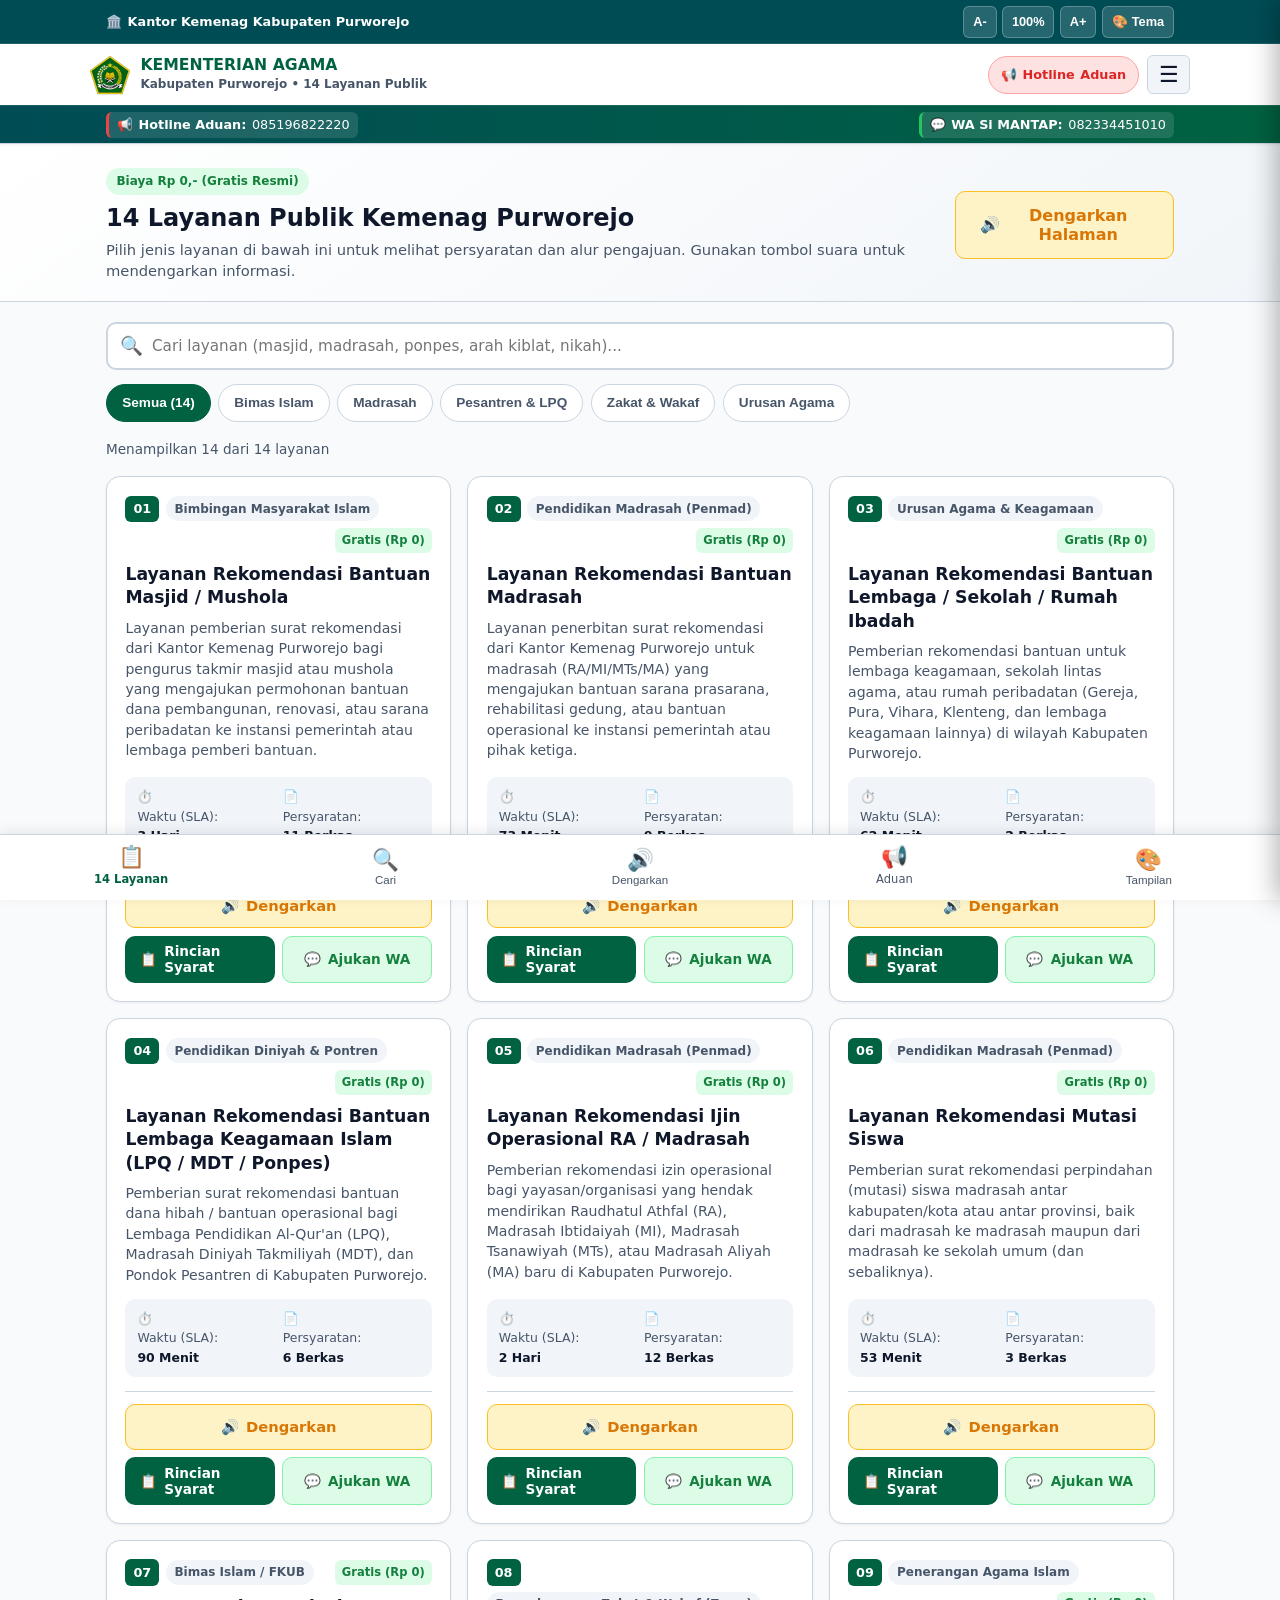
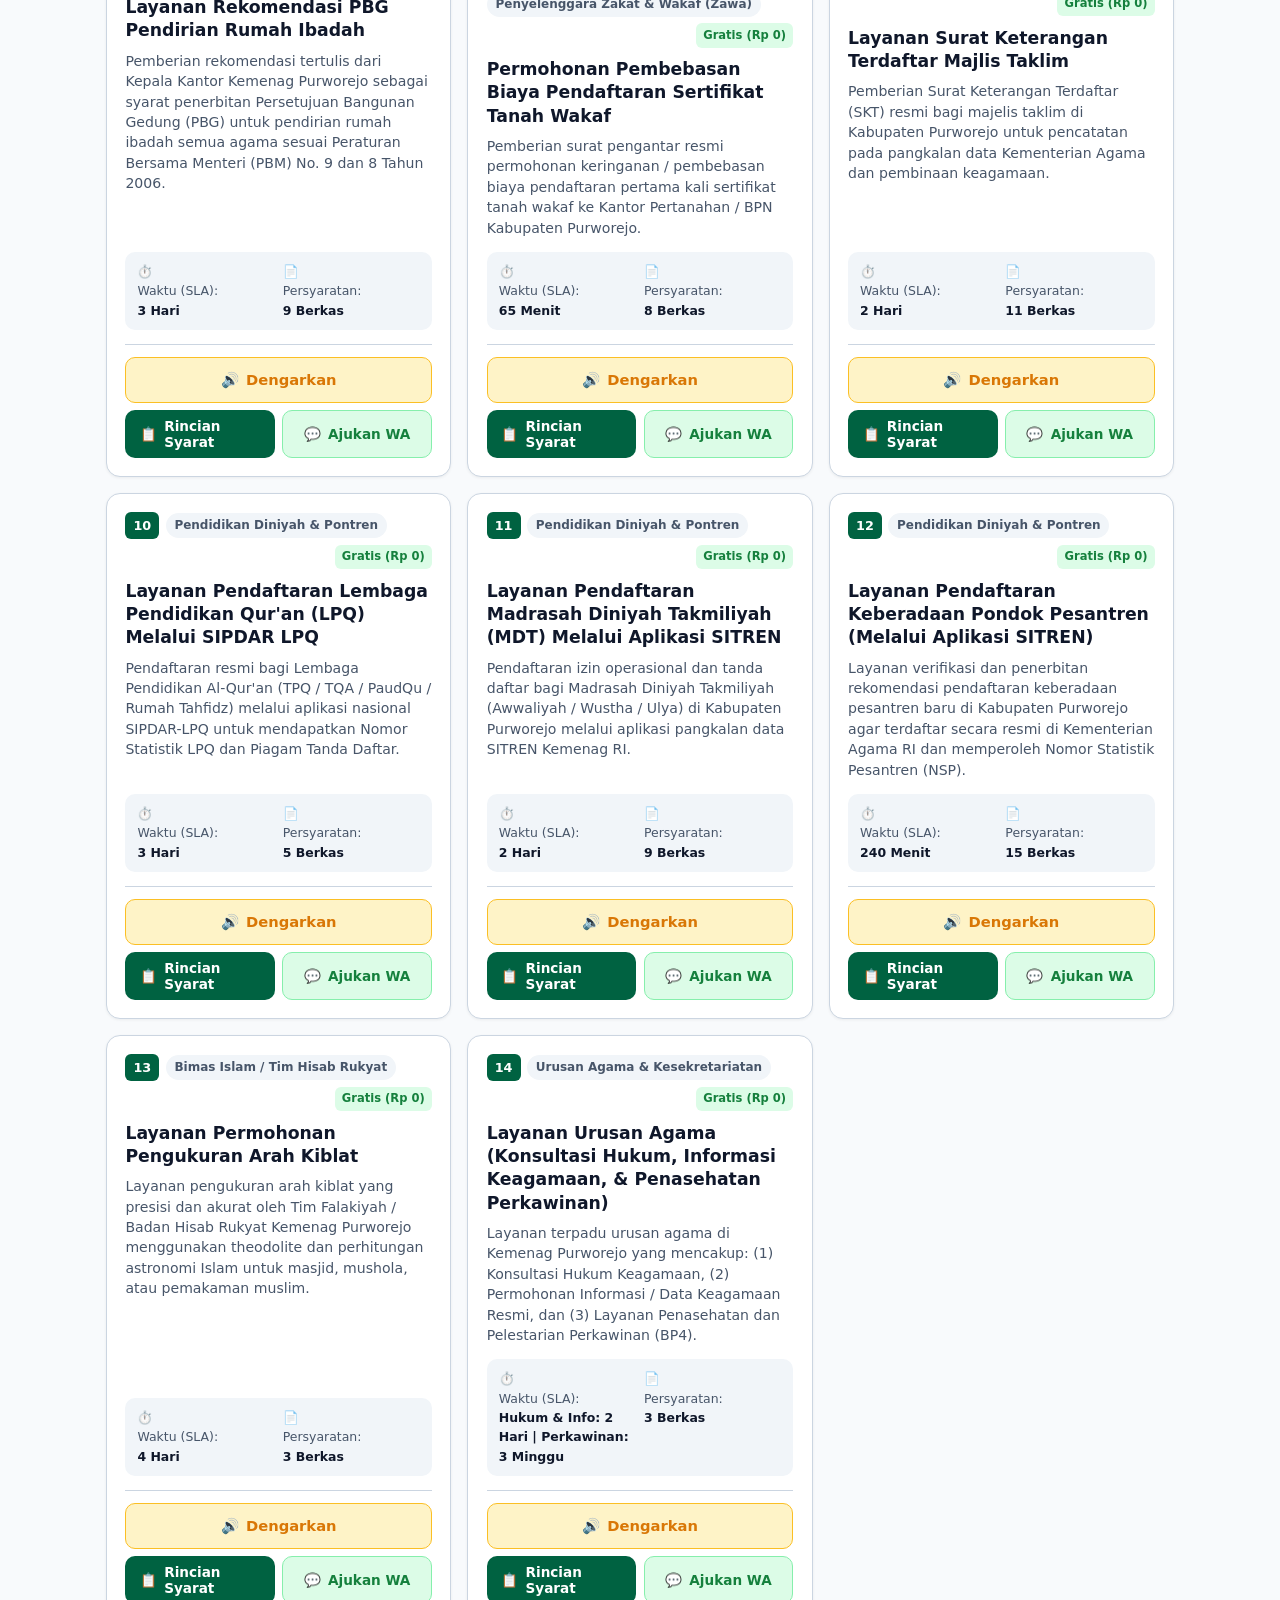
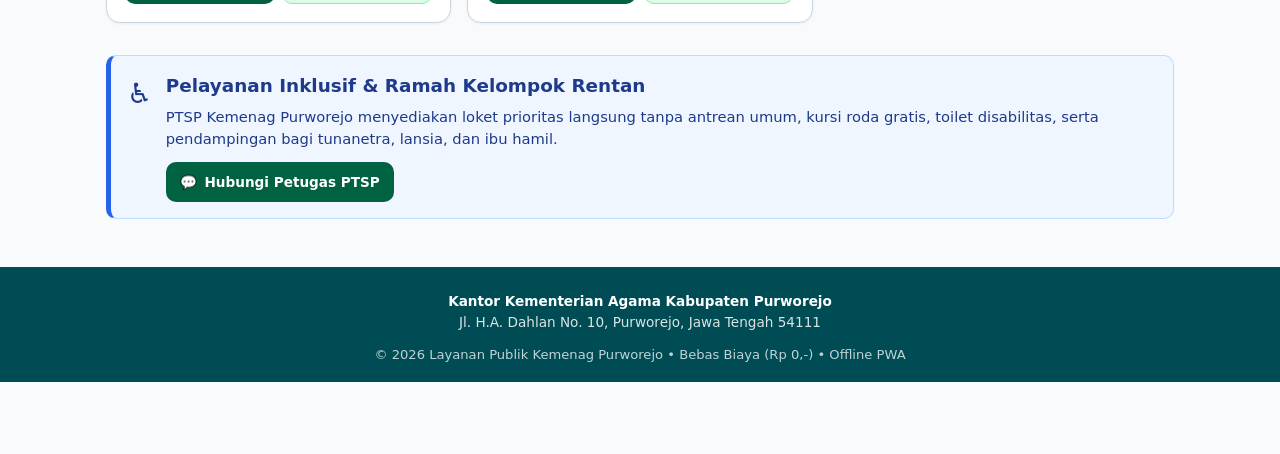
<file: index.html>
<!DOCTYPE html>
<html lang="id" class="theme-default">
<head>
  <meta charset="UTF-8">
  <meta name="viewport" content="width=device-width, initial-scale=1.0, viewport-fit=cover">
  <meta http-equiv="X-UA-Compatible" content="ie=edge">
  
  <title>Layanan Publik Kemenag Purworejo - Mobile First &amp; Audio Reader</title>
  <meta name="description" content="Aplikasi Web Mobile-First Layanan Publik Kantor Kementerian Agama Kabupaten Purworejo. Informasi 14 layanan publik, alur pengajuan, fitur pembaca suara layanan (TTS), dan nomor hotline aduan resmi.">
  <meta name="theme-color" content="#006241">
  <meta name="mobile-web-app-capable" content="yes">
  <meta name="apple-mobile-web-app-status-bar-style" content="black-translucent">
  <meta name="apple-mobile-web-app-title" content="Kemenag Purworejo">
  
  <link rel="manifest" href="./manifest.json">
  <link rel="icon" type="image/svg+xml" href="./assets/logo.svg">
  <link rel="apple-touch-icon" href="./assets/icon-192.png">
  <link rel="stylesheet" href="./css/style.css">
</head>
<body>
  <!-- Skip Link untuk Screen Reader & Keyboard -->
  <a href="#main-content" class="skip-link">Loncat ke Konten Utama</a>

  <!-- Screen Reader Live Announcer -->
  <div id="a11y-live-announcer" class="sr-only" aria-live="polite" aria-atomic="true"></div>

  <!-- Toast Notification Container -->
  <div id="toast-container" aria-live="assertive" aria-atomic="false"></div>

  <!-- 1. TOP QUICK ACCESSIBILITY & FONT TOOLBAR -->
  <aside class="a11y-top-bar" aria-label="Bilah Aksesibilitas">
    <div class="container a11y-top-container">
      <div class="a11y-top-left">
        <span aria-hidden="true">🏛️</span>
        <span>Kantor Kemenag Kabupaten Purworejo</span>
      </div>
      <div class="a11y-top-tools">
        <button type="button" class="btn-a11y-tool" id="font-decrease-btn" aria-label="Kecilkan teks">A-</button>
        <button type="button" class="btn-a11y-tool" id="font-reset-btn" aria-label="Reset ukuran teks">100%</button>
        <button type="button" class="btn-a11y-tool" id="font-increase-btn" aria-label="Besarkan teks">A+</button>
        <button type="button" class="btn-a11y-tool" id="open-a11y-panel-btn" aria-label="Pengaturan tema tampilan">
          <span aria-hidden="true">🎨</span> Tema
        </button>
      </div>
    </div>
  </aside>

  <!-- 2. MAIN MOBILE-FIRST HEADER -->
  <header class="site-header" role="banner">
    <div class="container header-container">
      <a href="#home" class="brand-wrapper" aria-label="Beranda Layanan Publik Kemenag Purworejo">
        <img src="./assets/logo.svg" alt="Logo Kemenag" class="brand-emblem-svg" width="42" height="42">
        <div class="brand-titles">
          <span class="brand-main-title">KEMENTERIAN AGAMA</span>
          <span class="brand-sub-title">Kabupaten Purworejo &bull; 14 Layanan Publik</span>
        </div>
      </a>

      <!-- Header Action Buttons -->
      <div class="header-actions">
        <a href="#aduan" class="btn-header-aduan" aria-label="Buka Nomor Hotline Aduan">
          <span aria-hidden="true">📢</span> <span class="hide-on-mobile">Hotline</span> Aduan
        </a>
        <button type="button" class="mobile-nav-toggle" id="mobile-menu-toggle" aria-expanded="false" aria-controls="mobile-drawer" aria-label="Buka Menu">
          ☰
        </button>
      </div>
    </div>

    <!-- PITA KHUSUS HOTLINE ADUAN & WA SIMANTAP (SELALU TERLIHAT) -->
    <div class="hotline-strip" role="region" aria-label="Kanal Aduan & Pengajuan Resmi">
      <div class="container hotline-strip-inner">
        <a href="https://wa.me/6285196822220?text=Halo%20Hotline%20Aduan%20Kemenag%20Purworejo%2C%20saya%20ingin%20menyampaikan%20laporan%20layanan." 
           target="_blank" rel="noopener noreferrer" class="hotline-link-pill pill-aduan">
          <span aria-hidden="true">📢</span> <strong>Hotline Aduan:</strong> 085196822220
        </a>
        <a href="https://wa.me/6282334451010?text=Halo%20WA%20Si%20MANTAP%20Kemenag%20Purworejo%2C%20saya%20ingin%20mengajukan%20layanan%20publik." 
           target="_blank" rel="noopener noreferrer" class="hotline-link-pill pill-simantap">
          <span aria-hidden="true">💬</span> <strong>WA Si MANTAP:</strong> 082334451010
        </a>
      </div>
    </div>
  </header>

  <!-- 3. PWA INSTALL BANNER -->
  <aside class="pwa-banner hidden" id="pwa-install-banner" aria-label="Pemasangan Aplikasi Offline">
    <div class="container pwa-banner-content">
      <div class="pwa-banner-info">
        <span class="pwa-banner-icon" aria-hidden="true">📲</span>
        <div>
          <div class="pwa-banner-title">Pasang Aplikasi Kemenag Purworejo</div>
          <div class="pwa-banner-desc">Bisa dibuka offline tanpa internet di layar HP Anda.</div>
        </div>
      </div>
      <button type="button" class="btn btn-warning-soft btn-sm" id="pwa-install-btn">
        <span aria-hidden="true">⬇️</span> Pasang di HP
      </button>
    </div>
  </aside>

  <!-- 4. KONTEN UTAMA APLIKASI (MAIN) -->
  <main id="main-content" role="main" tabindex="-1">

    <!-- ====================================================================
         VIEW 1: HOME / DAFTAR 14 LAYANAN PUBLIK (FOKUS UTAMA)
         ==================================================================== -->
    <div id="view-home" class="page-view">
      <!-- Banner Ringkas Layanan & Pembaca Suara Halaman -->
      <section class="home-hero-compact" aria-labelledby="hero-title">
        <div class="container">
          <div class="hero-header-row">
            <div>
              <span class="hero-badge-tag">Biaya Rp 0,- (Gratis Resmi)</span>
              <h1 class="hero-title-compact" id="hero-title">14 Layanan Publik Kemenag Purworejo</h1>
              <p class="hero-lead-compact">
                Pilih jenis layanan di bawah ini untuk melihat persyaratan dan alur pengajuan. Gunakan tombol suara untuk mendengarkan informasi.
              </p>
            </div>
            <div class="hero-quick-audio-btn">
              <button type="button" class="btn btn-warning-soft btn-lg" onclick="A11yEngine.toggleSpeechCurrentPage()" aria-label="Dengarkan seluruh isi halaman ini">
                <span aria-hidden="true">🔊</span> Dengarkan Halaman
              </button>
            </div>
          </div>
        </div>
      </section>

      <!-- Kotak Pencarian & Filter Kategori Swipable -->
      <section class="container search-section">
        <div class="search-input-group">
          <span class="search-icon-inside" aria-hidden="true">🔍</span>
          <input type="search" 
                 id="search-input" 
                 class="search-input-field" 
                 placeholder="Cari layanan (masjid, madrasah, ponpes, arah kiblat, nikah)..." 
                 aria-label="Cari jenis layanan publik">
          <button type="button" id="search-clear-btn" class="search-clear-button hidden" aria-label="Bersihkan pencarian">×</button>
        </div>

        <!-- Filter Kategori Swipe Horizontal di Mobile -->
        <div class="category-pill-group" id="category-filters" role="group" aria-label="Filter kategori layanan">
          <button type="button" class="pill-filter-btn active" data-category-filter="all" aria-pressed="true">Semua (14)</button>
          <button type="button" class="pill-filter-btn" data-category-filter="Bimas Islam" aria-pressed="false">Bimas Islam</button>
          <button type="button" class="pill-filter-btn" data-category-filter="Pendidikan Madrasah" aria-pressed="false">Madrasah</button>
          <button type="button" class="pill-filter-btn" data-category-filter="PD Pontren" aria-pressed="false">Pesantren &amp; LPQ</button>
          <button type="button" class="pill-filter-btn" data-category-filter="Zakat & Wakaf" aria-pressed="false">Zakat &amp; Wakaf</button>
          <button type="button" class="pill-filter-btn" data-category-filter="Urusan Agama" aria-pressed="false">Urusan Agama</button>
        </div>

        <div class="results-meta-bar">
          <span id="search-results-count" aria-live="polite">Menampilkan 14 dari 14 layanan</span>
        </div>
      </section>

      <!-- Grid 14 Layanan Publik -->
      <section class="container services-list-section" aria-label="Daftar 14 Layanan Publik">
        <div class="services-cards-grid" id="services-grid">
          <!-- Dirender otomatis oleh app.js -->
        </div>
      </section>

      <!-- Info Tambahan Ringkas PTSP & Ramah Kelompok Rentan -->
      <section class="container" style="margin: 2rem auto 3rem;">
        <div class="rentan-tips-card">
          <div class="tips-icon" aria-hidden="true">♿</div>
          <div class="tips-content">
            <h3 style="font-size: 1.15rem; font-weight: 800; margin-bottom: 0.35rem;">Pelayanan Inklusif &amp; Ramah Kelompok Rentan</h3>
            <p style="font-size: 0.92rem; line-height: 1.5; margin-bottom: 0.75rem;">
              PTSP Kemenag Purworejo menyediakan loket prioritas langsung tanpa antrean umum, kursi roda gratis, toilet disabilitas, serta pendampingan bagi tunanetra, lansia, dan ibu hamil.
            </p>
            <a href="https://wa.me/6282334451010?text=Halo%20PTSP%20Kemenag%20Purworejo%2C%20saya%20pemohon%20kelompok%20rentan%20membutuhkan%20informasi%20layanan." 
               target="_blank" rel="noopener noreferrer" class="btn btn-sm btn-primary">
              <span aria-hidden="true">💬</span> Hubungi Petugas PTSP
            </a>
          </div>
        </div>
      </section>
    </div>

    <!-- ====================================================================
         VIEW 2: DETAIL LAYANAN (DENGARKAN SUARA, PERSYARATAN & ALUR)
         ==================================================================== -->
    <div id="view-detail" class="page-view hidden">
      <!-- Dirender otomatis oleh app.js sesuai rute #layanan/{id} -->
    </div>

    <!-- ====================================================================
         VIEW 3: HOTLINE ADUAN & PENGADUAN LAYANAN
         ==================================================================== -->
    <div id="view-aduan" class="page-view hidden">
      <section class="container" style="padding: 1.5rem 1rem 4rem;" aria-labelledby="aduan-heading">
        <header class="section-head">
          <h1 class="section-title" id="aduan-heading">Hotline Pengaduan Layanan</h1>
          <p class="section-subtitle">Saluran resmi pengawasan masyarakat untuk pelayanan yang bersih, transparan, dan profesional.</p>
        </header>

        <!-- Kartu Utama Kontak Aduan -->
        <div class="aduan-hero-card">
          <div class="aduan-badge" aria-hidden="true">📢 HOTLINE RESMI</div>
          <h2 class="aduan-phone-number">085196822220</h2>
          <p class="aduan-phone-label">Saluran WhatsApp Pengaduan Kemenag Kabupaten Purworejo</p>
          
          <a href="https://wa.me/6285196822220?text=Halo%20Hotline%20Aduan%20Kemenag%20Purworejo%2C%20saya%20ingin%20menyampaikan%20laporan%2Faduan%20pelayanan%20publik." 
             target="_blank" rel="noopener noreferrer" class="btn btn-danger btn-lg" style="width: 100%; margin-top: 1rem;">
            <span aria-hidden="true">💬</span> Kirim Laporan via WhatsApp Sekarang
          </a>
        </div>

        <!-- Jenis-Jenis Aduan yang Dilayani -->
        <article class="prose-content-card" style="margin-top: 1.5rem;">
          <h2 style="font-size: 1.25rem; font-weight: 800; color: var(--primary); margin-bottom: 0.85rem;">
            Hal-Hal yang Dapat Anda Laporkan:
          </h2>
          <ul class="clean-bullet-list">
            <li><strong>Pungutan Liar (Pungli):</strong> Segala bentuk permintaan biaya di luar ketentuan (seluruh 14 layanan Kemenag Purworejo bertarif Rp 0,- / GRATIS).</li>
            <li><strong>Keterlambatan Melebihi Waktu Standar (SLA):</strong> Berkas yang sudah lengkap namun prosesnya tertunda tanpa alasan sah.</li>
            <li><strong>Pelayanan Kurang Ramah atau Diskriminatif:</strong> Petugas yang tidak melayani dengan sopan, transparan, atau diskriminatif terhadap kelompok rentan.</li>
            <li><strong>Kendala Sistem Layanan Daring:</strong> Permasalahan teknis pendaftaran online melalui WhatsApp Si MANTAP.</li>
          </ul>

          <h3 style="font-size: 1.15rem; font-weight: 700; margin: 1.5rem 0 0.5rem;">Kompensasi Keterlambatan Layanan:</h3>
          <p style="line-height: 1.6; color: var(--text-muted); font-size: 0.95rem;">
            Apabila layanan mengalami keterlambatan yang melampaui batas waktu penyelesaian resmi, Anda berhak menerima kompensasi berupa permohonan maaf resmi, percepatan berkas prioritas, atau pengantaran dokumen bebas biaya ke alamat domisili.
          </p>
        </article>
      </section>
    </div>

    <!-- ====================================================================
         VIEW 4: MAKLUMAT & KOMPENSASI PELAYANAN
         ==================================================================== -->
    <div id="view-maklumat" class="page-view hidden">
      <section class="container" style="padding: 1.5rem 1rem 4rem;" aria-labelledby="maklumat-heading">
        <header class="section-head">
          <h1 class="section-title" id="maklumat-heading">Maklumat Pelayanan</h1>
          <p class="section-subtitle">Komitmen integritas pelayanan Kantor Kementerian Agama Kabupaten Purworejo.</p>
        </header>

        <article class="prose-content-card">
          <div style="text-align: center; margin-bottom: 1.5rem;">
            <img src="./assets/logo.svg" alt="" width="64" height="64" aria-hidden="true">
            <h2 style="font-size: 1.35rem; font-weight: 800; color: var(--primary); margin-top: 0.85rem;">
              MAKLUMAT PELAYANAN
            </h2>
          </div>

          <blockquote class="prose-quote">
            “Dengan ini kami menyatakan sanggup menyelenggarakan pelayanan sesuai standar pelayanan yang telah ditetapkan dan apabila tidak menepati janji ini, kami siap menerima sanksi sesuai ketentuan peraturan perundang-undangan yang berlaku.”
          </blockquote>

          <h3 style="font-size: 1.15rem; font-weight: 700; margin: 1.5rem 0 0.75rem;">Jaminan 4 Pasti:</h3>
          <ul class="clean-bullet-list">
            <li><strong>Pasti Persyaratannya:</strong> Berkas dokumen transparan dan jelas.</li>
            <li><strong>Pasti Waktunya:</strong> Memiliki target waktu penyelesaian (SLA) terukur.</li>
            <li><strong>Pasti Biayanya:</strong> Tarif Rp 0,- (GRATIS), bebas pungutan liar.</li>
            <li><strong>Pasti Legalitasnya:</strong> Dokumen sah ber-Barcode/TTE resmi.</li>
          </ul>

          <div style="margin-top: 1.5rem;">
            <a href="#aduan" class="btn btn-outline-danger" style="width: 100%;">
              <span aria-hidden="true">📢</span> Hubungi Hotline Aduan jika Ada Kendala
            </a>
          </div>
        </article>
      </section>
    </div>

  </main>

  <!-- 5. FLOATING TTS AUDIO CONTROLLER (PEMBACA SUARA AKTIF) -->
  <aside class="floating-tts-bar" id="floating-tts-bar" aria-label="Pemutar Suara">
    <div class="tts-info-cluster">
      <span class="tts-pulse-icon" aria-hidden="true">🔊</span>
      <span class="tts-status-text" id="tts-status-text">Pembaca Suara</span>
    </div>
    <div class="tts-controls-cluster">
      <button type="button" class="btn btn-sm btn-primary" id="tts-toggle-btn" aria-label="Putar atau jeda suara">
        <span aria-hidden="true">🔊</span> Baca Suara
      </button>
      <button type="button" class="btn btn-sm btn-outline-secondary" id="tts-stop-btn" aria-label="Hentikan pembaca suara">
        <span aria-hidden="true">⏹️</span> Stop
      </button>
      <select id="tts-speed-select" class="tts-select" aria-label="Pilih kecepatan suara pembaca">
        <option value="0.85">0.85x</option>
        <option value="1.0" selected>1.0x</option>
        <option value="1.25">1.25x</option>
      </select>
    </div>
  </aside>

  <!-- 6. MOBILE BOTTOM NAVIGATION BAR (THUMB-FRIENDLY) -->
  <nav class="mobile-bottom-nav" id="mobile-bottom-nav" aria-label="Navigasi Bawah Layar">
    <a href="#home" class="bottom-nav-item active" data-bottom-route="home">
      <span class="bottom-nav-icon" aria-hidden="true">📋</span>
      <span class="bottom-nav-label">14 Layanan</span>
    </a>
    <button type="button" class="bottom-nav-item" id="bottom-nav-search" aria-label="Cari Layanan">
      <span class="bottom-nav-icon" aria-hidden="true">🔍</span>
      <span class="bottom-nav-label">Cari</span>
    </button>
    <button type="button" class="bottom-nav-item" id="bottom-nav-tts" aria-label="Dengarkan Suara Layanan">
      <span class="bottom-nav-icon" aria-hidden="true">🔊</span>
      <span class="bottom-nav-label">Dengarkan</span>
    </button>
    <a href="#aduan" class="bottom-nav-item" data-bottom-route="aduan">
      <span class="bottom-nav-icon" aria-hidden="true">📢</span>
      <span class="bottom-nav-label">Aduan</span>
    </a>
    <button type="button" class="bottom-nav-item" id="bottom-nav-a11y" aria-label="Pengaturan Tampilan & Tema">
      <span class="bottom-nav-icon" aria-hidden="true">🎨</span>
      <span class="bottom-nav-label">Tampilan</span>
    </button>
  </nav>

  <!-- 7. OFF-CANVAS MOBILE DRAWER -->
  <div id="mobile-drawer-backdrop" class="mobile-drawer-backdrop hidden" aria-hidden="true"></div>
  <aside id="mobile-drawer" class="mobile-drawer" role="dialog" aria-modal="true" aria-label="Menu Aplikasi" aria-hidden="true">
    <div class="mobile-drawer-header">
      <div class="mobile-drawer-brand">
        <img src="./assets/logo.svg" alt="" width="36" height="36" aria-hidden="true">
        <div>
          <div class="drawer-title-main">Kemenag Purworejo</div>
          <div class="drawer-title-sub">Layanan Publik Resmi</div>
        </div>
      </div>
      <button type="button" class="mobile-drawer-close" id="mobile-drawer-close-btn" aria-label="Tutup Menu">✕</button>
    </div>
    <div class="mobile-drawer-body">
      <nav aria-label="Menu Drawer">
        <ul class="drawer-nav-list">
          <li><a href="#home" class="drawer-nav-link" data-drawer-nav><span class="drawer-icon" aria-hidden="true">📋</span> 14 Layanan Publik</a></li>
          <li><a href="#aduan" class="drawer-nav-link" data-drawer-nav><span class="drawer-icon" aria-hidden="true">📢</span> Hotline Aduan (085196822220)</a></li>
          <li><a href="#maklumat" class="drawer-nav-link" data-drawer-nav><span class="drawer-icon" aria-hidden="true">📜</span> Maklumat &amp; Kompensasi</a></li>
        </ul>
      </nav>

      <div class="drawer-quick-actions">
        <div class="drawer-section-heading">Kanal Langsung WhatsApp:</div>
        <a href="https://wa.me/6285196822220?text=Halo%20Hotline%20Aduan%20Kemenag%20Purworejo%2C%20saya%20ingin%20melapor." 
           target="_blank" rel="noopener noreferrer" class="btn btn-outline-danger btn-sm drawer-action-btn">
          <span aria-hidden="true">📢</span> Hotline Aduan: 085196822220
        </a>
        <a href="https://wa.me/6282334451010?text=Halo%20WA%20Si%20MANTAP%20Kemenag%20Purworejo%2C%20saya%20ingin%20konsultasi%20layanan." 
           target="_blank" rel="noopener noreferrer" class="btn btn-success btn-sm drawer-action-btn">
          <span aria-hidden="true">💬</span> WA Si MANTAP: 082334451010
        </a>

        <div class="drawer-section-heading" style="margin-top: 1rem;">Pengaturan Tampilan:</div>
        <button type="button" class="btn btn-outline-secondary btn-sm drawer-action-btn" onclick="A11yEngine.toggleAccessibilityModal(); closeMobileDrawer();">
          <span aria-hidden="true">🎨</span> Ubah Tema &amp; Kontras Teks
        </button>
      </div>
    </div>
  </aside>

  <!-- 8. MODAL PENGATURAN TEMA & HURUF -->
  <div class="a11y-modal hidden" id="accessibility-modal" role="dialog" aria-modal="true" aria-labelledby="a11y-modal-title" aria-hidden="true">
    <div class="modal-dialog">
      <div class="modal-header">
        <h2 class="modal-title" id="a11y-modal-title">
          <span aria-hidden="true">🎨</span> Tampilan &amp; Pembesar Huruf
        </h2>
        <button type="button" class="modal-close-btn" data-close-modal aria-label="Tutup Pengaturan">×</button>
      </div>
      <div class="modal-body">
        <!-- Pilihan Tema Kontras -->
        <div class="a11y-setting-group">
          <h3 class="setting-group-title">Tema &amp; Kontras Warna</h3>
          <p class="setting-group-desc">Pilih kontras tampilan yang nyaman untuk mata Anda.</p>
          <div class="theme-options-grid">
            <button type="button" class="btn-theme-choice active" data-theme-btn="default" aria-pressed="true">
              🟢 Hijau Kemenag
            </button>
            <button type="button" class="btn-theme-choice" data-theme-btn="dark" aria-pressed="false">
              🌙 Mode Gelap
            </button>
            <button type="button" class="btn-theme-choice" data-theme-btn="yellow-black" aria-pressed="false">
              🟡 Kuning-Hitam (Low Vision)
            </button>
            <button type="button" class="btn-theme-choice" data-theme-btn="black-yellow" aria-pressed="false">
              ⚫ Hitam-Kuning
            </button>
          </div>
        </div>

        <!-- Ukuran Huruf -->
        <div class="a11y-setting-group">
          <h3 class="setting-group-title">Ukuran Teks</h3>
          <p class="setting-group-desc">Perbesar atau perkecil tulisan di aplikasi.</p>
          <div class="font-scale-controls-row">
            <button type="button" class="btn btn-outline-secondary" onclick="A11yEngine.decreaseFontSize()" aria-label="Perkecil huruf">A-</button>
            <span class="font-scale-value-box" id="font-scale-display">100%</span>
            <button type="button" class="btn btn-outline-secondary" onclick="A11yEngine.increaseFontSize()" aria-label="Perbesar huruf">A+</button>
            <button type="button" class="btn btn-sm btn-outline-secondary" onclick="A11yEngine.resetFontSize()" aria-label="Kembalikan normal">Reset</button>
          </div>
        </div>
      </div>
      <div class="modal-footer">
        <button type="button" class="btn btn-primary" data-close-modal style="width: 100%;">Tutup &amp; Simpan</button>
      </div>
    </div>
  </div>

  <!-- 9. FOOTER RINGKAS -->
  <footer class="site-footer" role="contentinfo">
    <div class="container footer-content-compact">
      <div style="margin-bottom: 0.75rem;">
        <strong>Kantor Kementerian Agama Kabupaten Purworejo</strong><br>
        <span style="font-size: 0.85rem; opacity: 0.85;">Jl. H.A. Dahlan No. 10, Purworejo, Jawa Tengah 54111</span>
      </div>
      <div style="font-size: 0.82rem; opacity: 0.75;">
        &copy; 2026 Layanan Publik Kemenag Purworejo &bull; Bebas Biaya (Rp 0,-) &bull; Offline PWA
      </div>
    </div>
  </footer>

  <!-- Scripts -->
  <script src="./js/data.js"></script>
  <script src="./js/accessibility.js"></script>
  <script src="./js/app.js"></script>
</body>
</html>
</file>
<file: css/style.css>
/* ==========================================================================
   CSS MOBILE-FIRST - LAYANAN PUBLIK KEMENAG PURWOREJO
   Fokus: Penyampaian 14 Layanan, Pembaca Suara (TTS), Hotline Aduan, & Bebas Ceklist
   Ringan, Cepat, Touch-Friendly, Offline PWA Ready, Standar Aksesibilitas WCAG AAA
   ========================================================================== */

/* --------------------------------------------------------------------------
   1. Design Tokens & CSS Variables
   -------------------------------------------------------------------------- */
:root {
  --font-scale: 1.0;
  --font-base-size: calc(1rem * var(--font-scale));

  /* Palet Resmi Kementerian Agama RI */
  --primary: #006241;
  --primary-dark: #004C55;
  --primary-light: #00875A;
  --primary-soft: #E8F5E9;
  --primary-text: #FFFFFF;

  --accent: #FF8F00;
  --accent-dark: #D97706;
  --accent-light: #FBBF24;
  --accent-soft: #FEF3C7;
  --accent-text: #1E293B;

  --bg: #F8FAFC;
  --bg-card: #FFFFFF;
  --bg-alt: #F1F5F9;
  --bg-hover: #E2E8F0;

  --text-main: #0F172A;
  --text-muted: #475569;
  --text-light: #64748B;

  --border: #CBD5E1;
  --border-strong: #94A3B8;

  --success: #16A34A;
  --success-soft: #DCFCE7;
  --danger: #DC2626;
  --danger-soft: #FEE2E2;

  --focus-ring: #FF8F00;
  --focus-ring-width: 3px;

  --shadow-sm: 0 1px 3px rgba(0,0,0,0.06);
  --shadow-md: 0 4px 6px -1px rgba(0,0,0,0.08), 0 2px 4px -1px rgba(0,0,0,0.04);
  --shadow-lg: 0 10px 15px -3px rgba(0,0,0,0.1);

  --radius-sm: 6px;
  --radius-md: 10px;
  --radius-lg: 14px;
  --radius-full: 9999px;

  --font-family: system-ui, -apple-system, BlinkMacSystemFont, "Segoe UI", Roboto, "Helvetica Neue", Arial, sans-serif;
  --line-height: 1.55;
}

/* --------------------------------------------------------------------------
   2. High Contrast Themes (WCAG AAA)
   -------------------------------------------------------------------------- */

/* Theme: Dark Mode */
html.theme-dark {
  --primary: #2DD4BF;
  --primary-dark: #14B8A6;
  --primary-light: #5EEAD4;
  --primary-soft: #134E4A;
  --primary-text: #0F172A;

  --accent: #FBBF24;
  --accent-dark: #F59E0B;
  --accent-light: #FDE68A;
  --accent-soft: #78350F;
  --accent-text: #0F172A;

  --bg: #0B1320;
  --bg-card: #152238;
  --bg-alt: #1E2D4A;
  --bg-hover: #2A3C5E;

  --text-main: #F8FAFC;
  --text-muted: #CBD5E1;
  --text-light: #94A3B8;

  --border: #334155;
  --border-strong: #64748B;
  --focus-ring: #FBBF24;
}

/* Theme: Yellow on Black (Tunanetra Low Vision / Photophobia) */
html.theme-yellow-black {
  --primary: #FFFF00;
  --primary-dark: #E6E600;
  --primary-light: #FFFF66;
  --primary-soft: #222200;
  --primary-text: #000000;

  --accent: #00FFCC;
  --accent-dark: #00CCA3;
  --accent-light: #66FFDF;
  --accent-soft: #00332B;
  --accent-text: #000000;

  --bg: #000000;
  --bg-card: #121212;
  --bg-alt: #1F1F1F;
  --bg-hover: #333333;

  --text-main: #FFFF00;
  --text-muted: #EEEE88;
  --text-light: #CCCC66;

  --border: #FFFF00;
  --border-strong: #FFFF00;
  --focus-ring: #00FFCC;
}

/* Theme: Black on Yellow */
html.theme-black-yellow {
  --primary: #000000;
  --primary-dark: #1A1A1A;
  --primary-light: #333333;
  --primary-soft: #E6E600;
  --primary-text: #FFFF00;

  --accent: #000000;
  --accent-dark: #111111;
  --accent-light: #222222;
  --accent-soft: #D4D400;
  --accent-text: #FFFF00;

  --bg: #FFFF00;
  --bg-card: #FFFF33;
  --bg-alt: #EEEE00;
  --bg-hover: #DDDD00;

  --text-main: #000000;
  --text-muted: #1A1A1A;
  --text-light: #333333;

  --border: #000000;
  --border-strong: #000000;
  --focus-ring: #000000;
}

/* --------------------------------------------------------------------------
   3. Resets & Mobile-First Foundation
   -------------------------------------------------------------------------- */
*, *::before, *::after {
  box-sizing: border-box;
  margin: 0;
  padding: 0;
}

html {
  font-size: 16px;
  scroll-behavior: smooth;
  height: 100%;
}

body {
  font-family: var(--font-family);
  font-size: var(--font-base-size);
  line-height: var(--line-height);
  background-color: var(--bg);
  color: var(--text-main);
  min-height: 100%;
  display: flex;
  flex-direction: column;
  padding-bottom: calc(72px + env(safe-area-inset-bottom)); /* Ruang untuk mobile bottom nav */
  -webkit-tap-highlight-color: transparent;
}

body.modal-open, body.drawer-open {
  overflow: hidden;
}

:focus-visible {
  outline: var(--focus-ring-width) solid var(--focus-ring) !important;
  outline-offset: 2px !important;
}

.skip-link {
  position: absolute;
  top: -60px;
  left: 10px;
  background: var(--accent);
  color: #000;
  padding: 10px 16px;
  font-weight: 700;
  z-index: 99999;
  border-radius: var(--radius-sm);
  text-decoration: none;
}
.skip-link:focus {
  top: 10px;
}

.sr-only {
  position: absolute;
  width: 1px;
  height: 1px;
  padding: 0;
  margin: -1px;
  overflow: hidden;
  clip: rect(0, 0, 0, 0);
  white-space: nowrap;
  border-width: 0;
}

.container {
  width: 100%;
  max-width: 1100px;
  margin: 0 auto;
  padding: 0 1rem;
}

.hidden {
  display: none !important;
}

/* --------------------------------------------------------------------------
   4. Top Toolbar (A11y Quick Bar)
   -------------------------------------------------------------------------- */
.a11y-top-bar {
  background-color: var(--primary-dark);
  color: #FFFFFF;
  padding: 0.35rem 0;
  font-size: 0.8rem;
  border-bottom: 1px solid rgba(255,255,255,0.12);
}

.a11y-top-container {
  display: flex;
  justify-content: space-between;
  align-items: center;
  flex-wrap: wrap;
  gap: 0.35rem;
}

.a11y-top-left {
  display: none;
  align-items: center;
  gap: 0.35rem;
  font-weight: 600;
}
@media (min-width: 600px) {
  .a11y-top-left {
    display: flex;
  }
}

.a11y-top-tools {
  display: flex;
  align-items: center;
  gap: 0.35rem;
  margin-left: auto;
}

.btn-a11y-tool {
  background: rgba(255,255,255,0.15);
  color: #FFFFFF;
  border: 1px solid rgba(255,255,255,0.25);
  padding: 0.2rem 0.55rem;
  font-size: 0.8rem;
  font-weight: 700;
  border-radius: var(--radius-sm);
  cursor: pointer;
  min-height: 32px;
  display: inline-flex;
  align-items: center;
  gap: 0.25rem;
  touch-action: manipulation;
}

/* --------------------------------------------------------------------------
   5. Site Header & Hotline Strip (Mobile-First)
   -------------------------------------------------------------------------- */
.site-header {
  background-color: var(--bg-card);
  border-bottom: 1px solid var(--border);
  box-shadow: var(--shadow-sm);
  position: sticky;
  top: 0;
  z-index: 1000;
}

.header-container {
  display: flex;
  justify-content: space-between;
  align-items: center;
  padding: 0.65rem 0;
  gap: 0.75rem;
}

.brand-wrapper {
  display: flex;
  align-items: center;
  gap: 0.65rem;
  text-decoration: none;
  color: var(--text-main);
}

.brand-emblem-svg {
  width: 40px;
  height: 40px;
  flex-shrink: 0;
}

.brand-titles {
  display: flex;
  flex-direction: column;
}

.brand-main-title {
  font-size: calc(0.98rem * var(--font-scale));
  font-weight: 800;
  color: var(--primary);
  line-height: 1.2;
}

.brand-sub-title {
  font-size: calc(0.75rem * var(--font-scale));
  color: var(--text-muted);
  font-weight: 600;
}

.header-actions {
  display: flex;
  align-items: center;
  gap: 0.5rem;
}

.btn-header-aduan {
  background-color: var(--danger-soft);
  color: var(--danger);
  border: 1px solid #FCA5A5;
  font-size: calc(0.8rem * var(--font-scale));
  font-weight: 700;
  padding: 0.4rem 0.75rem;
  border-radius: var(--radius-full);
  text-decoration: none;
  display: inline-flex;
  align-items: center;
  gap: 0.35rem;
  min-height: 38px;
  touch-action: manipulation;
}
.btn-header-aduan:hover {
  background-color: #FEE2E2;
}

.hide-on-mobile {
  display: none;
}
@media (min-width: 500px) {
  .hide-on-mobile {
    display: inline;
  }
}

.mobile-nav-toggle {
  background: var(--bg-alt);
  border: 1px solid var(--border);
  font-size: 1.35rem;
  padding: 0.35rem 0.65rem;
  border-radius: var(--radius-sm);
  cursor: pointer;
  color: var(--text-main);
  min-height: 38px;
  min-width: 38px;
  display: flex;
  align-items: center;
  justify-content: center;
  touch-action: manipulation;
}

/* Hotline Strip (Pita Aduan & WA Simantap di Bawah Header) */
.hotline-strip {
  background: linear-gradient(90deg, #004C55, #006241);
  color: #FFFFFF;
  padding: 0.35rem 0;
  border-top: 1px solid rgba(255,255,255,0.1);
  font-size: calc(0.8rem * var(--font-scale));
}

.hotline-strip-inner {
  display: flex;
  justify-content: space-between;
  align-items: center;
  flex-wrap: wrap;
  gap: 0.5rem;
}

.hotline-link-pill {
  color: #FFFFFF;
  text-decoration: none;
  display: inline-flex;
  align-items: center;
  gap: 0.35rem;
  padding: 0.2rem 0.5rem;
  border-radius: var(--radius-sm);
  background: rgba(255,255,255,0.12);
  transition: background 0.15s;
}
.hotline-link-pill:hover, .hotline-link-pill:active {
  background: rgba(255,255,255,0.25);
}

.pill-aduan {
  border-left: 3px solid #EF4444;
}
.pill-simantap {
  border-left: 3px solid #22C55E;
}

/* --------------------------------------------------------------------------
   6. Touch-Friendly Buttons
   -------------------------------------------------------------------------- */
.btn {
  display: inline-flex;
  align-items: center;
  justify-content: center;
  gap: 0.45rem;
  font-family: inherit;
  font-size: calc(0.92rem * var(--font-scale));
  font-weight: 700;
  padding: 0.65rem 1.15rem;
  border-radius: var(--radius-md);
  border: 1px solid transparent;
  text-decoration: none;
  cursor: pointer;
  transition: all 0.15s ease;
  min-height: 46px;
  line-height: 1.2;
  touch-action: manipulation;
}
.btn:active {
  transform: scale(0.97);
}

.btn-sm {
  padding: 0.4rem 0.85rem;
  font-size: calc(0.85rem * var(--font-scale));
  min-height: 40px;
}

.btn-lg {
  padding: 0.85rem 1.5rem;
  font-size: calc(1rem * var(--font-scale));
  min-height: 50px;
}

.btn-primary {
  background-color: var(--primary);
  color: var(--primary-text);
}
.btn-primary:hover {
  background-color: var(--primary-dark);
}

.btn-success {
  background-color: var(--success);
  color: #FFFFFF;
}
.btn-success:hover {
  background-color: #15803D;
}

.btn-success-soft {
  background-color: var(--success-soft);
  color: #15803D;
  border-color: #86EFAC;
}

.btn-warning-soft {
  background-color: var(--accent-soft);
  color: var(--accent-dark);
  border-color: var(--accent-light);
}

.btn-danger {
  background-color: var(--danger);
  color: #FFFFFF;
}

.btn-outline-danger {
  background-color: transparent;
  color: var(--danger);
  border-color: var(--danger);
}

.btn-outline-secondary {
  background-color: transparent;
  color: var(--text-main);
  border-color: var(--border-strong);
}

/* --------------------------------------------------------------------------
   7. Home / 14 Services Mobile Layout
   -------------------------------------------------------------------------- */
.home-hero-compact {
  background: linear-gradient(145deg, var(--bg-card) 0%, var(--bg-alt) 100%);
  border-bottom: 1px solid var(--border);
  padding: 1.5rem 0 1.25rem;
}

.hero-header-row {
  display: flex;
  flex-direction: column;
  gap: 1rem;
}
@media (min-width: 768px) {
  .hero-header-row {
    flex-direction: row;
    justify-content: space-between;
    align-items: center;
  }
}

.hero-badge-tag {
  display: inline-block;
  background-color: var(--success-soft);
  color: #15803D;
  font-weight: 800;
  font-size: calc(0.75rem * var(--font-scale));
  padding: 0.25rem 0.65rem;
  border-radius: var(--radius-full);
  margin-bottom: 0.5rem;
}

.hero-title-compact {
  font-size: calc(1.5rem * var(--font-scale));
  font-weight: 800;
  color: var(--text-main);
  line-height: 1.25;
  margin-bottom: 0.35rem;
}

.hero-lead-compact {
  font-size: calc(0.92rem * var(--font-scale));
  color: var(--text-muted);
  line-height: 1.45;
}

.hero-quick-audio-btn .btn {
  width: 100%;
}
@media (min-width: 768px) {
  .hero-quick-audio-btn .btn {
    width: auto;
  }
}

/* Search Box */
.search-section {
  padding-top: 1.25rem;
}

.search-input-group {
  position: relative;
  display: flex;
  align-items: center;
  margin-bottom: 0.85rem;
}

.search-icon-inside {
  position: absolute;
  left: 0.85rem;
  font-size: 1.15rem;
  color: var(--text-muted);
  pointer-events: none;
}

.search-input-field {
  width: 100%;
  padding: 0.75rem 2.75rem 0.75rem 2.75rem;
  font-size: calc(0.95rem * var(--font-scale));
  font-family: inherit;
  color: var(--text-main);
  background-color: var(--bg-card);
  border: 2px solid var(--border);
  border-radius: var(--radius-md);
  min-height: 48px;
}
.search-input-field:focus {
  border-color: var(--primary);
}

.search-clear-button {
  position: absolute;
  right: 0.5rem;
  background: transparent;
  border: none;
  font-size: 1.5rem;
  color: var(--text-muted);
  cursor: pointer;
  padding: 0.4rem;
  min-height: 40px;
  min-width: 40px;
  display: flex;
  align-items: center;
  justify-content: center;
}

/* Horizontal Swipable Category Pills */
.category-pill-group {
  display: flex;
  flex-wrap: nowrap;
  overflow-x: auto;
  -webkit-overflow-scrolling: touch;
  scroll-snap-type: x mandatory;
  scrollbar-width: none;
  gap: 0.45rem;
  padding-bottom: 0.35rem;
}
.category-pill-group::-webkit-scrollbar {
  display: none;
}

.pill-filter-btn {
  flex-shrink: 0;
  scroll-snap-align: start;
  background: var(--bg-card);
  border: 1px solid var(--border);
  color: var(--text-muted);
  padding: 0.45rem 0.95rem;
  font-size: calc(0.85rem * var(--font-scale));
  font-weight: 700;
  border-radius: var(--radius-full);
  cursor: pointer;
  min-height: 38px;
  white-space: nowrap;
  touch-action: manipulation;
}
.pill-filter-btn.active {
  background-color: var(--primary);
  color: #FFFFFF;
  border-color: var(--primary);
}

.results-meta-bar {
  display: flex;
  justify-content: space-between;
  align-items: center;
  margin: 0.75rem 0 1rem;
  font-size: calc(0.85rem * var(--font-scale));
  color: var(--text-muted);
}

/* --------------------------------------------------------------------------
   8. 14 Services Grid & Cards (Mobile First)
   -------------------------------------------------------------------------- */
.services-cards-grid {
  display: grid;
  grid-template-columns: 1fr;
  gap: 1rem;
}
@media (min-width: 650px) {
  .services-cards-grid {
    grid-template-columns: repeat(2, 1fr);
  }
}
@media (min-width: 1024px) {
  .services-cards-grid {
    grid-template-columns: repeat(3, 1fr);
  }
}

.service-card {
  background-color: var(--bg-card);
  border: 1px solid var(--border);
  border-radius: var(--radius-lg);
  padding: 1.15rem;
  display: flex;
  flex-direction: column;
  box-shadow: var(--shadow-sm);
  transition: transform 0.15s, box-shadow 0.15s;
}

.card-header {
  display: flex;
  align-items: center;
  gap: 0.4rem;
  margin-bottom: 0.65rem;
  flex-wrap: wrap;
}

.service-badge-number {
  background-color: var(--primary);
  color: #FFFFFF;
  font-weight: 800;
  font-size: 0.8rem;
  padding: 0.2rem 0.5rem;
  border-radius: var(--radius-sm);
}

.service-category-tag {
  background-color: var(--bg-alt);
  color: var(--text-muted);
  font-size: 0.75rem;
  font-weight: 700;
  padding: 0.2rem 0.55rem;
  border-radius: var(--radius-full);
}

.service-fee-pill {
  margin-left: auto;
  background-color: var(--success-soft);
  color: #15803D;
  font-size: 0.72rem;
  font-weight: 800;
  padding: 0.2rem 0.45rem;
  border-radius: var(--radius-sm);
}

.service-card-title {
  font-size: calc(1.08rem * var(--font-scale));
  font-weight: 800;
  line-height: 1.35;
  margin-bottom: 0.5rem;
}

.service-title-link {
  color: var(--text-main);
  text-decoration: none;
}
.service-title-link:hover {
  color: var(--primary);
}

.service-card-desc {
  font-size: calc(0.88rem * var(--font-scale));
  color: var(--text-muted);
  line-height: 1.45;
  margin-bottom: 0.85rem;
  flex-grow: 1;
}

.service-meta-grid {
  display: grid;
  grid-template-columns: 1fr 1fr;
  gap: 0.5rem;
  background-color: var(--bg-alt);
  padding: 0.65rem 0.75rem;
  border-radius: var(--radius-md);
  margin-bottom: 0.85rem;
}

.meta-item {
  display: flex;
  flex-direction: column;
  font-size: calc(0.78rem * var(--font-scale));
}
.meta-item .meta-label {
  color: var(--text-muted);
}
.meta-item .meta-value {
  color: var(--text-main);
  font-weight: 700;
}

.card-footer-actions {
  display: flex;
  flex-direction: column;
  gap: 0.45rem;
  border-top: 1px solid var(--border);
  padding-top: 0.75rem;
}
.card-footer-actions .btn {
  width: 100%;
}
@media (min-width: 480px) {
  .card-footer-actions {
    display: grid;
    grid-template-columns: 1fr 1fr;
  }
  .card-footer-actions .btn-speak-service {
    grid-column: 1 / -1;
  }
}

.empty-state-box {
  grid-column: 1 / -1;
  text-align: center;
  padding: 3rem 1rem;
  background-color: var(--bg-card);
  border: 2px dashed var(--border);
  border-radius: var(--radius-lg);
}

/* --------------------------------------------------------------------------
   9. Service Detail Page (Persyaratan Bersih & Alur Tab)
   -------------------------------------------------------------------------- */
.service-detail-container {
  padding: 1rem 1rem 3.5rem;
}

.service-detail-header {
  background-color: var(--bg-card);
  border: 1px solid var(--border);
  border-radius: var(--radius-lg);
  padding: 1.25rem;
  margin-bottom: 1.25rem;
  box-shadow: var(--shadow-sm);
}

.detail-header-badges {
  display: flex;
  gap: 0.45rem;
  flex-wrap: wrap;
  margin-bottom: 0.75rem;
}

.badge-service-no {
  background-color: var(--primary);
  color: #FFF;
  font-weight: 800;
  padding: 0.25rem 0.65rem;
  border-radius: var(--radius-sm);
  font-size: 0.8rem;
}

.badge-service-category {
  background-color: var(--bg-alt);
  color: var(--text-muted);
  font-weight: 700;
  padding: 0.25rem 0.65rem;
  border-radius: var(--radius-full);
  font-size: 0.8rem;
}

.badge-service-cost {
  background-color: var(--success-soft);
  color: #15803D;
  font-weight: 800;
  padding: 0.25rem 0.65rem;
  border-radius: var(--radius-sm);
  font-size: 0.8rem;
}

.service-detail-title {
  font-size: calc(1.4rem * var(--font-scale));
  font-weight: 800;
  line-height: 1.3;
  margin-bottom: 1rem;
  color: var(--text-main);
}

.detail-action-buttons {
  display: flex;
  flex-direction: column;
  gap: 0.5rem;
  margin-bottom: 1.25rem;
  padding-bottom: 1rem;
  border-bottom: 1px solid var(--border);
}
.detail-action-buttons .btn {
  width: 100%;
}

.grid-metrics {
  display: grid;
  grid-template-columns: 1fr 1fr;
  gap: 0.65rem;
}
@media (max-width: 400px) {
  .grid-metrics {
    grid-template-columns: 1fr;
  }
}

.metric-card {
  background-color: var(--bg-alt);
  padding: 0.75rem;
  border-radius: var(--radius-md);
  display: flex;
  align-items: center;
  gap: 0.65rem;
}

.metric-icon {
  font-size: 1.6rem;
  flex-shrink: 0;
}

.metric-content {
  display: flex;
  flex-direction: column;
}

.metric-label {
  font-size: calc(0.75rem * var(--font-scale));
  color: var(--text-muted);
}

.metric-val {
  font-size: calc(0.92rem * var(--font-scale));
  color: var(--text-main);
  line-height: 1.25;
}

/* Detail Section Containers */
.detail-section {
  background-color: var(--bg-card);
  border: 1px solid var(--border);
  border-radius: var(--radius-lg);
  padding: 1.25rem;
  margin-bottom: 1.25rem;
  box-shadow: var(--shadow-sm);
}

.section-title-sm {
  font-size: calc(1.15rem * var(--font-scale));
  font-weight: 800;
  margin-bottom: 0.35rem;
  display: flex;
  align-items: center;
  gap: 0.45rem;
}

.section-subtitle-sm {
  font-size: calc(0.85rem * var(--font-scale));
  color: var(--text-muted);
  margin-bottom: 1rem;
}

.service-description-text {
  font-size: calc(0.95rem * var(--font-scale));
  line-height: 1.6;
}

/* Clean Syarat List (Tanpa Ceklist - Rapi & Jelas) */
.clean-syarat-list {
  list-style: none;
  display: flex;
  flex-direction: column;
  gap: 0.65rem;
}

.clean-syarat-item {
  display: flex;
  align-items: flex-start;
  gap: 0.75rem;
  padding: 0.75rem 0.85rem;
  background-color: var(--bg);
  border: 1px solid var(--border);
  border-radius: var(--radius-md);
}

.clean-syarat-badge {
  background-color: var(--primary);
  color: #FFFFFF;
  width: 24px;
  height: 24px;
  border-radius: 50%;
  display: flex;
  align-items: center;
  justify-content: center;
  font-weight: 800;
  font-size: 0.75rem;
  flex-shrink: 0;
  margin-top: 1px;
}

.clean-syarat-text {
  font-size: calc(0.92rem * var(--font-scale));
  line-height: 1.45;
  color: var(--text-main);
}

/* Alur Tabs Switcher */
.alur-mode-tabs {
  display: flex;
  gap: 0.45rem;
  margin-bottom: 1rem;
}

.alur-tab-btn {
  flex: 1;
  background: var(--bg-alt);
  color: var(--text-muted);
  border: 1px solid var(--border);
  padding: 0.65rem 0.5rem;
  border-radius: var(--radius-md);
  font-family: inherit;
  font-size: calc(0.85rem * var(--font-scale));
  font-weight: 700;
  cursor: pointer;
  display: inline-flex;
  align-items: center;
  justify-content: center;
  gap: 0.35rem;
  min-height: 44px;
  touch-action: manipulation;
}
.alur-tab-btn.active {
  background-color: var(--primary);
  color: #FFFFFF;
  border-color: var(--primary);
}

.alur-card {
  border: 1px solid var(--border);
  border-radius: var(--radius-md);
  padding: 1rem;
  background-color: var(--bg);
}

.alur-card-header {
  display: flex;
  align-items: center;
  gap: 0.75rem;
  margin-bottom: 1rem;
  padding-bottom: 0.75rem;
  border-bottom: 2px solid var(--border);
}

.alur-icon {
  font-size: 1.85rem;
}

.alur-title {
  font-size: calc(1rem * var(--font-scale));
  font-weight: 800;
}

.alur-subtitle {
  font-size: calc(0.75rem * var(--font-scale));
  color: var(--text-muted);
}

.alur-step-list {
  list-style: none;
  display: flex;
  flex-direction: column;
  gap: 0.65rem;
}

.alur-step-item {
  display: flex;
  align-items: flex-start;
  gap: 0.75rem;
  background-color: var(--bg-card);
  padding: 0.75rem 0.85rem;
  border-radius: var(--radius-md);
  border: 1px solid var(--border);
}

.step-badge {
  width: 26px;
  height: 26px;
  background-color: var(--primary);
  color: #FFF;
  border-radius: 50%;
  display: flex;
  align-items: center;
  justify-content: center;
  font-weight: 800;
  font-size: 0.8rem;
  flex-shrink: 0;
}
.step-badge-daring {
  background-color: #22C55E;
  color: #000;
}

.step-text {
  font-size: calc(0.9rem * var(--font-scale));
  line-height: 1.4;
}

/* Detail CTA Box */
.detail-cta-box {
  background: linear-gradient(135deg, var(--primary-dark), var(--primary));
  color: #FFFFFF;
  border-radius: var(--radius-lg);
  padding: 1.5rem;
}

.cta-title {
  font-size: calc(1.25rem * var(--font-scale));
  font-weight: 800;
  margin-bottom: 0.35rem;
}

.cta-desc {
  font-size: calc(0.9rem * var(--font-scale));
  opacity: 0.9;
  line-height: 1.45;
  margin-bottom: 1rem;
}

.cta-buttons {
  display: flex;
  flex-direction: column;
  gap: 0.65rem;
}
.cta-buttons .btn {
  width: 100%;
}

/* --------------------------------------------------------------------------
   10. Dedicated Hotline Aduan View (#view-aduan)
   -------------------------------------------------------------------------- */
.aduan-hero-card {
  background-color: var(--bg-card);
  border: 2px solid var(--danger);
  border-radius: var(--radius-lg);
  padding: 1.75rem 1.25rem;
  text-align: center;
  box-shadow: var(--shadow-md);
}

.aduan-badge {
  display: inline-block;
  background-color: var(--danger-soft);
  color: var(--danger);
  font-weight: 800;
  font-size: 0.85rem;
  padding: 0.35rem 0.85rem;
  border-radius: var(--radius-full);
  margin-bottom: 0.75rem;
}

.aduan-phone-number {
  font-size: calc(2rem * var(--font-scale));
  font-weight: 900;
  color: var(--danger);
  letter-spacing: 0.05em;
  margin-bottom: 0.35rem;
}

.aduan-phone-label {
  font-size: calc(0.92rem * var(--font-scale));
  color: var(--text-muted);
}

.prose-content-card {
  background-color: var(--bg-card);
  border: 1px solid var(--border);
  border-radius: var(--radius-lg);
  padding: 1.5rem;
  box-shadow: var(--shadow-sm);
}

.clean-bullet-list {
  padding-left: 1.25rem;
  display: flex;
  flex-direction: column;
  gap: 0.65rem;
  font-size: calc(0.92rem * var(--font-scale));
  line-height: 1.5;
  margin: 0.85rem 0;
}

.prose-quote {
  border-left: 5px solid var(--primary);
  background-color: var(--primary-soft);
  padding: 1.15rem;
  border-radius: 0 var(--radius-md) var(--radius-md) 0;
  font-size: calc(1rem * var(--font-scale));
  font-style: italic;
  line-height: 1.6;
  color: var(--primary-dark);
  margin: 1.25rem 0;
}

.rentan-tips-card {
  background-color: #EFF6FF;
  border: 1px solid #BFDBFE;
  border-left: 5px solid #2563EB;
  border-radius: var(--radius-md);
  padding: 1rem;
  display: flex;
  align-items: flex-start;
  gap: 0.85rem;
  color: #1E3A8A;
}
.tips-icon {
  font-size: 1.75rem;
  flex-shrink: 0;
}

/* --------------------------------------------------------------------------
   11. Floating TTS Audio Player Bar
   -------------------------------------------------------------------------- */
.floating-tts-bar {
  display: none;
  position: fixed;
  left: 0.75rem;
  right: 0.75rem;
  bottom: calc(64px + env(safe-area-inset-bottom) + 0.5rem);
  background-color: var(--bg-card);
  border: 2px solid var(--primary);
  border-radius: var(--radius-lg);
  padding: 0.5rem 0.85rem;
  box-shadow: var(--shadow-lg);
  z-index: 8900;
  align-items: center;
  justify-content: space-between;
  gap: 0.5rem;
  flex-wrap: wrap;
}
.floating-tts-bar.visible {
  display: flex;
}

.tts-info-cluster {
  display: flex;
  align-items: center;
  gap: 0.4rem;
}
.tts-pulse-icon {
  font-size: 1.25rem;
}
.tts-status-text {
  font-size: calc(0.8rem * var(--font-scale));
  font-weight: 700;
}

.tts-controls-cluster {
  display: flex;
  align-items: center;
  gap: 0.35rem;
}
.tts-controls-cluster .btn {
  padding: 0.35rem 0.65rem;
  min-height: 36px;
  font-size: 0.8rem;
}
.tts-select {
  background-color: var(--bg);
  color: var(--text-main);
  border: 1px solid var(--border);
  padding: 0.25rem;
  border-radius: var(--radius-sm);
  font-size: 0.8rem;
}

/* --------------------------------------------------------------------------
   12. Mobile Bottom Navigation Bar (Thumb Friendly)
   -------------------------------------------------------------------------- */
.mobile-bottom-nav {
  position: fixed;
  bottom: 0;
  left: 0;
  width: 100%;
  background-color: var(--bg-card);
  border-top: 1px solid var(--border);
  box-shadow: 0 -3px 12px rgba(0, 0, 0, 0.08);
  z-index: 8500;
  padding: 0.35rem 0.25rem calc(0.35rem + env(safe-area-inset-bottom));
  display: flex;
  justify-content: space-around;
  align-items: center;
}

.bottom-nav-item {
  display: flex;
  flex-direction: column;
  align-items: center;
  justify-content: center;
  flex: 1;
  background: transparent;
  border: none;
  text-decoration: none;
  color: var(--text-muted);
  padding: 0.35rem 0.15rem;
  border-radius: var(--radius-sm);
  cursor: pointer;
  min-height: 48px;
  touch-action: manipulation;
}
.bottom-nav-item:active {
  transform: scale(0.92);
}
.bottom-nav-item.active {
  color: var(--primary);
  font-weight: 800;
}
.bottom-nav-icon {
  font-size: 1.35rem;
  line-height: 1;
  margin-bottom: 0.2rem;
}
.bottom-nav-label {
  font-size: calc(0.72rem * var(--font-scale));
}

/* --------------------------------------------------------------------------
   13. Off-Canvas Drawer & Modals
   -------------------------------------------------------------------------- */
.mobile-drawer-backdrop {
  position: fixed;
  top: 0;
  left: 0;
  width: 100vw;
  height: 100vh;
  background: rgba(0, 0, 0, 0.65);
  backdrop-filter: blur(4px);
  z-index: 9500;
}

.mobile-drawer {
  position: fixed;
  top: 0;
  right: 0;
  width: 86%;
  max-width: 360px;
  height: 100vh;
  height: 100dvh;
  background-color: var(--bg-card);
  box-shadow: -4px 0 25px rgba(0, 0, 0, 0.3);
  z-index: 9600;
  display: flex;
  flex-direction: column;
  transform: translateX(100%);
  transition: transform 0.25s cubic-bezier(0.16, 1, 0.3, 1);
  padding-bottom: env(safe-area-inset-bottom);
}
.mobile-drawer.open {
  transform: translateX(0);
}

.mobile-drawer-header {
  padding: 1rem 1.25rem;
  border-bottom: 1px solid var(--border);
  display: flex;
  justify-content: space-between;
  align-items: center;
  background-color: var(--bg-alt);
}
.mobile-drawer-brand {
  display: flex;
  align-items: center;
  gap: 0.65rem;
}
.drawer-title-main {
  font-weight: 800;
  font-size: 0.98rem;
  color: var(--primary);
}
.drawer-title-sub {
  font-size: 0.75rem;
  color: var(--text-muted);
}
.mobile-drawer-close {
  background: transparent;
  border: 1px solid var(--border);
  font-size: 1.25rem;
  width: 38px;
  height: 38px;
  border-radius: var(--radius-sm);
  display: flex;
  align-items: center;
  justify-content: center;
}

.mobile-drawer-body {
  padding: 1.25rem;
  overflow-y: auto;
  flex-grow: 1;
  display: flex;
  flex-direction: column;
  gap: 1.25rem;
}

.drawer-nav-list {
  list-style: none;
  display: flex;
  flex-direction: column;
  gap: 0.35rem;
}
.drawer-nav-link {
  display: flex;
  align-items: center;
  gap: 0.75rem;
  padding: 0.75rem 0.85rem;
  border-radius: var(--radius-md);
  text-decoration: none;
  color: var(--text-main);
  font-weight: 700;
  font-size: calc(0.95rem * var(--font-scale));
  min-height: 48px;
}
.drawer-nav-link:hover, .drawer-nav-link:active {
  background-color: var(--bg-hover);
  color: var(--primary);
}

.drawer-quick-actions {
  display: flex;
  flex-direction: column;
  gap: 0.65rem;
  border-top: 1px solid var(--border);
  padding-top: 1rem;
}
.drawer-section-heading {
  font-size: 0.78rem;
  font-weight: 800;
  color: var(--text-muted);
  text-transform: uppercase;
  letter-spacing: 0.05em;
}
.drawer-action-btn {
  width: 100%;
  justify-content: flex-start;
  min-height: 44px;
}

/* Modal Bottom-Sheet */
.a11y-modal {
  position: fixed;
  top: 0;
  left: 0;
  width: 100vw;
  height: 100vh;
  background-color: rgba(0, 0, 0, 0.65);
  backdrop-filter: blur(4px);
  display: flex;
  align-items: flex-end;
  justify-content: center;
  z-index: 10000;
}
.modal-dialog {
  background-color: var(--bg-card);
  border: 1px solid var(--border-strong);
  border-radius: var(--radius-lg) var(--radius-lg) 0 0;
  width: 100%;
  max-width: 600px;
  max-height: 85vh;
  display: flex;
  flex-direction: column;
  box-shadow: var(--shadow-lg);
  overflow: hidden;
}

.modal-header {
  padding: 1rem 1.25rem;
  border-bottom: 1px solid var(--border);
  display: flex;
  justify-content: space-between;
  align-items: center;
  background-color: var(--bg-alt);
}
.modal-title {
  font-size: calc(1.15rem * var(--font-scale));
  font-weight: 700;
}
.modal-close-btn {
  background: transparent;
  border: none;
  font-size: 1.5rem;
  color: var(--text-muted);
  padding: 0.35rem;
  min-height: 40px;
  min-width: 40px;
}

.modal-body {
  padding: 1.25rem;
  overflow-y: auto;
  display: flex;
  flex-direction: column;
  gap: 1.25rem;
}
.modal-footer {
  padding: 0.85rem 1.25rem calc(0.85rem + env(safe-area-inset-bottom));
  border-top: 1px solid var(--border);
  background-color: var(--bg-alt);
}

.a11y-setting-group {
  border-bottom: 1px solid var(--border);
  padding-bottom: 1rem;
}
.a11y-setting-group:last-child {
  border-bottom: none;
  padding-bottom: 0;
}
.setting-group-title {
  font-size: calc(0.98rem * var(--font-scale));
  font-weight: 700;
  margin-bottom: 0.25rem;
}
.setting-group-desc {
  font-size: calc(0.82rem * var(--font-scale));
  color: var(--text-muted);
  margin-bottom: 0.65rem;
}
.theme-options-grid {
  display: grid;
  grid-template-columns: 1fr 1fr;
  gap: 0.5rem;
}
.btn-theme-choice {
  background-color: var(--bg);
  border: 2px solid var(--border);
  padding: 0.65rem;
  border-radius: var(--radius-md);
  font-size: calc(0.82rem * var(--font-scale));
  font-weight: 700;
  cursor: pointer;
  min-height: 48px;
}
.btn-theme-choice.active {
  background-color: var(--primary-soft);
  border-color: var(--primary);
  color: var(--primary-dark);
}
.font-scale-controls-row {
  display: flex;
  align-items: center;
  gap: 0.75rem;
}
.font-scale-value-box {
  font-size: calc(1.1rem * var(--font-scale));
  font-weight: 800;
  min-width: 60px;
  text-align: center;
}

/* Toast */
#toast-container {
  position: fixed;
  top: 1rem;
  right: 1rem;
  left: 1rem;
  max-width: 450px;
  margin: 0 auto;
  z-index: 100000;
}
.toast {
  background-color: var(--bg-card);
  color: var(--text-main);
  border: 2px solid var(--border);
  border-radius: var(--radius-md);
  padding: 0.75rem 1rem;
  box-shadow: var(--shadow-lg);
  display: flex;
  justify-content: space-between;
  align-items: center;
  gap: 0.75rem;
  font-size: calc(0.9rem * var(--font-scale));
  font-weight: 600;
}
.toast-success {
  border-color: var(--success);
}
.toast-warning {
  border-color: var(--danger);
}
.toast-close {
  background: transparent;
  border: none;
  font-size: 1.35rem;
  color: var(--text-muted);
}

/* Footer Compact */
.site-footer {
  margin-top: auto;
  background-color: var(--primary-dark);
  color: #FFFFFF;
  padding: 1.5rem 0 1rem;
  text-align: center;
}
.footer-content-compact {
  font-size: calc(0.85rem * var(--font-scale));
}
</file>
